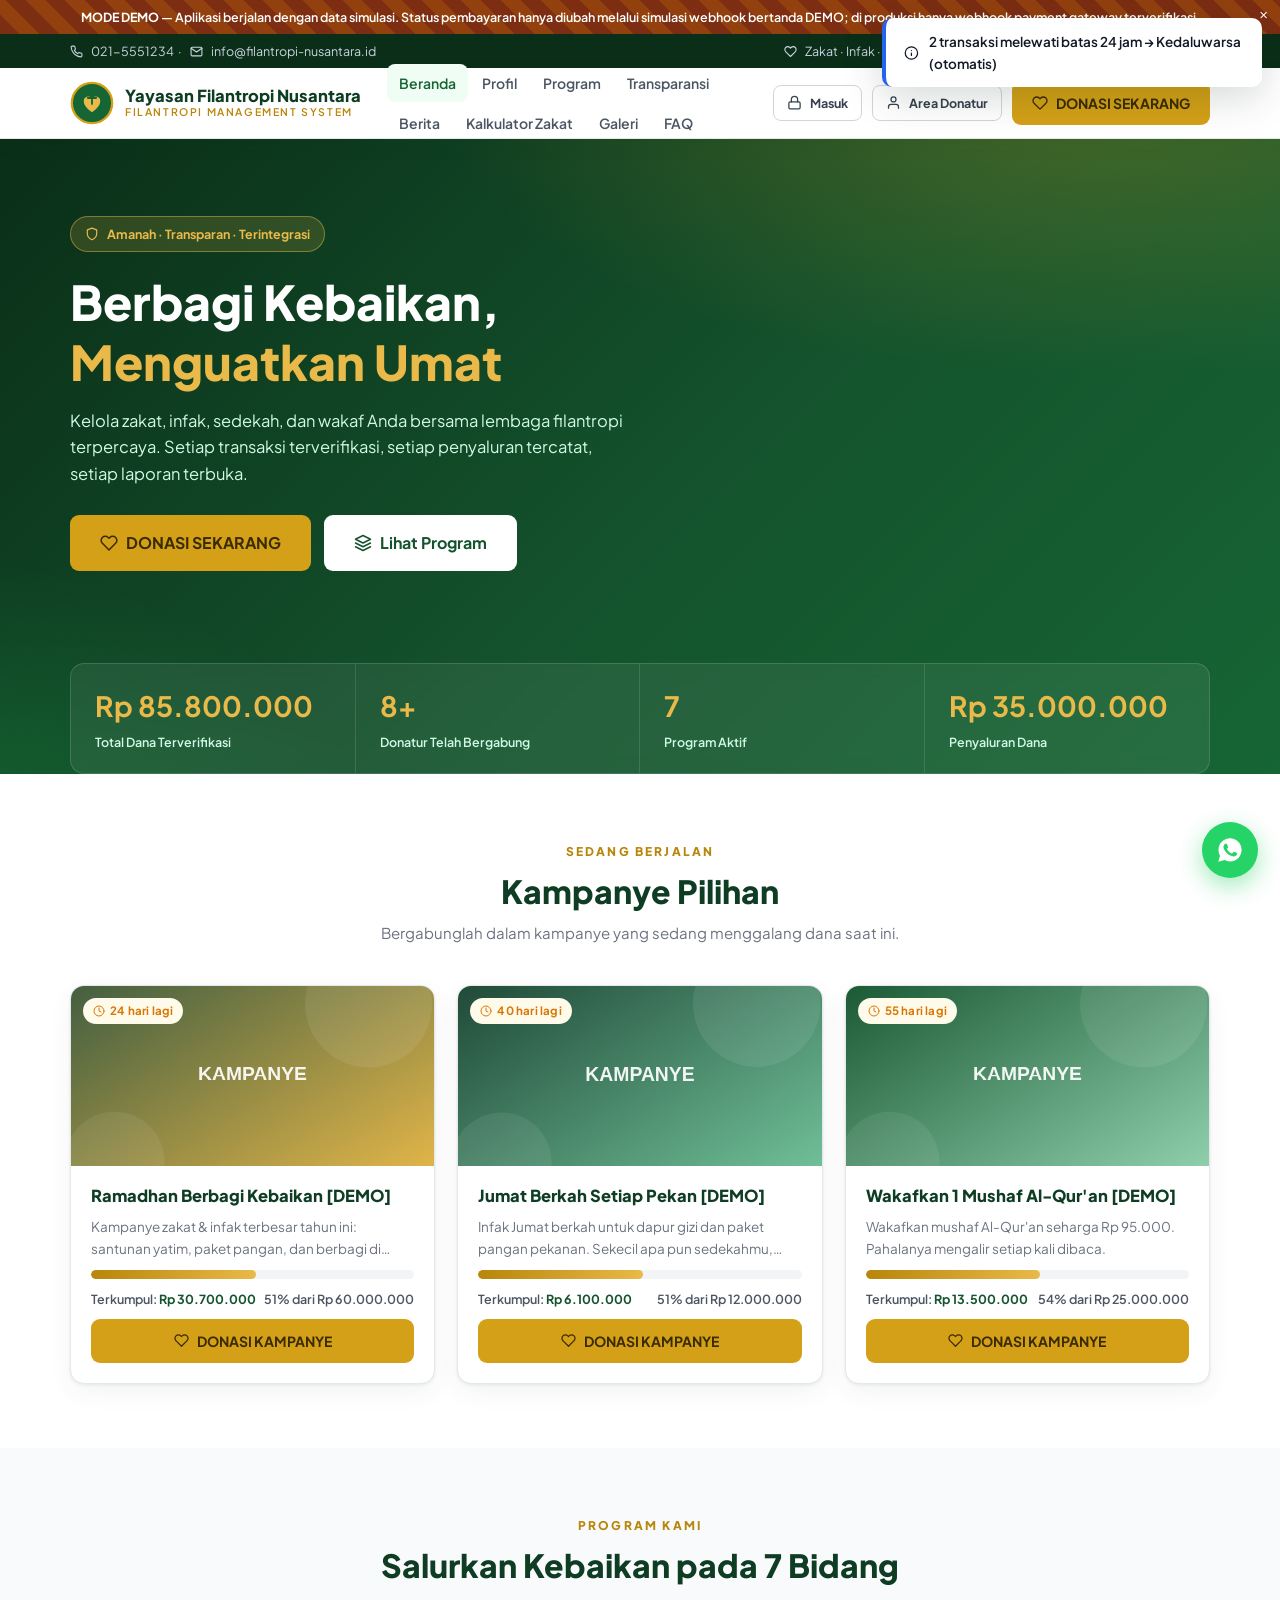
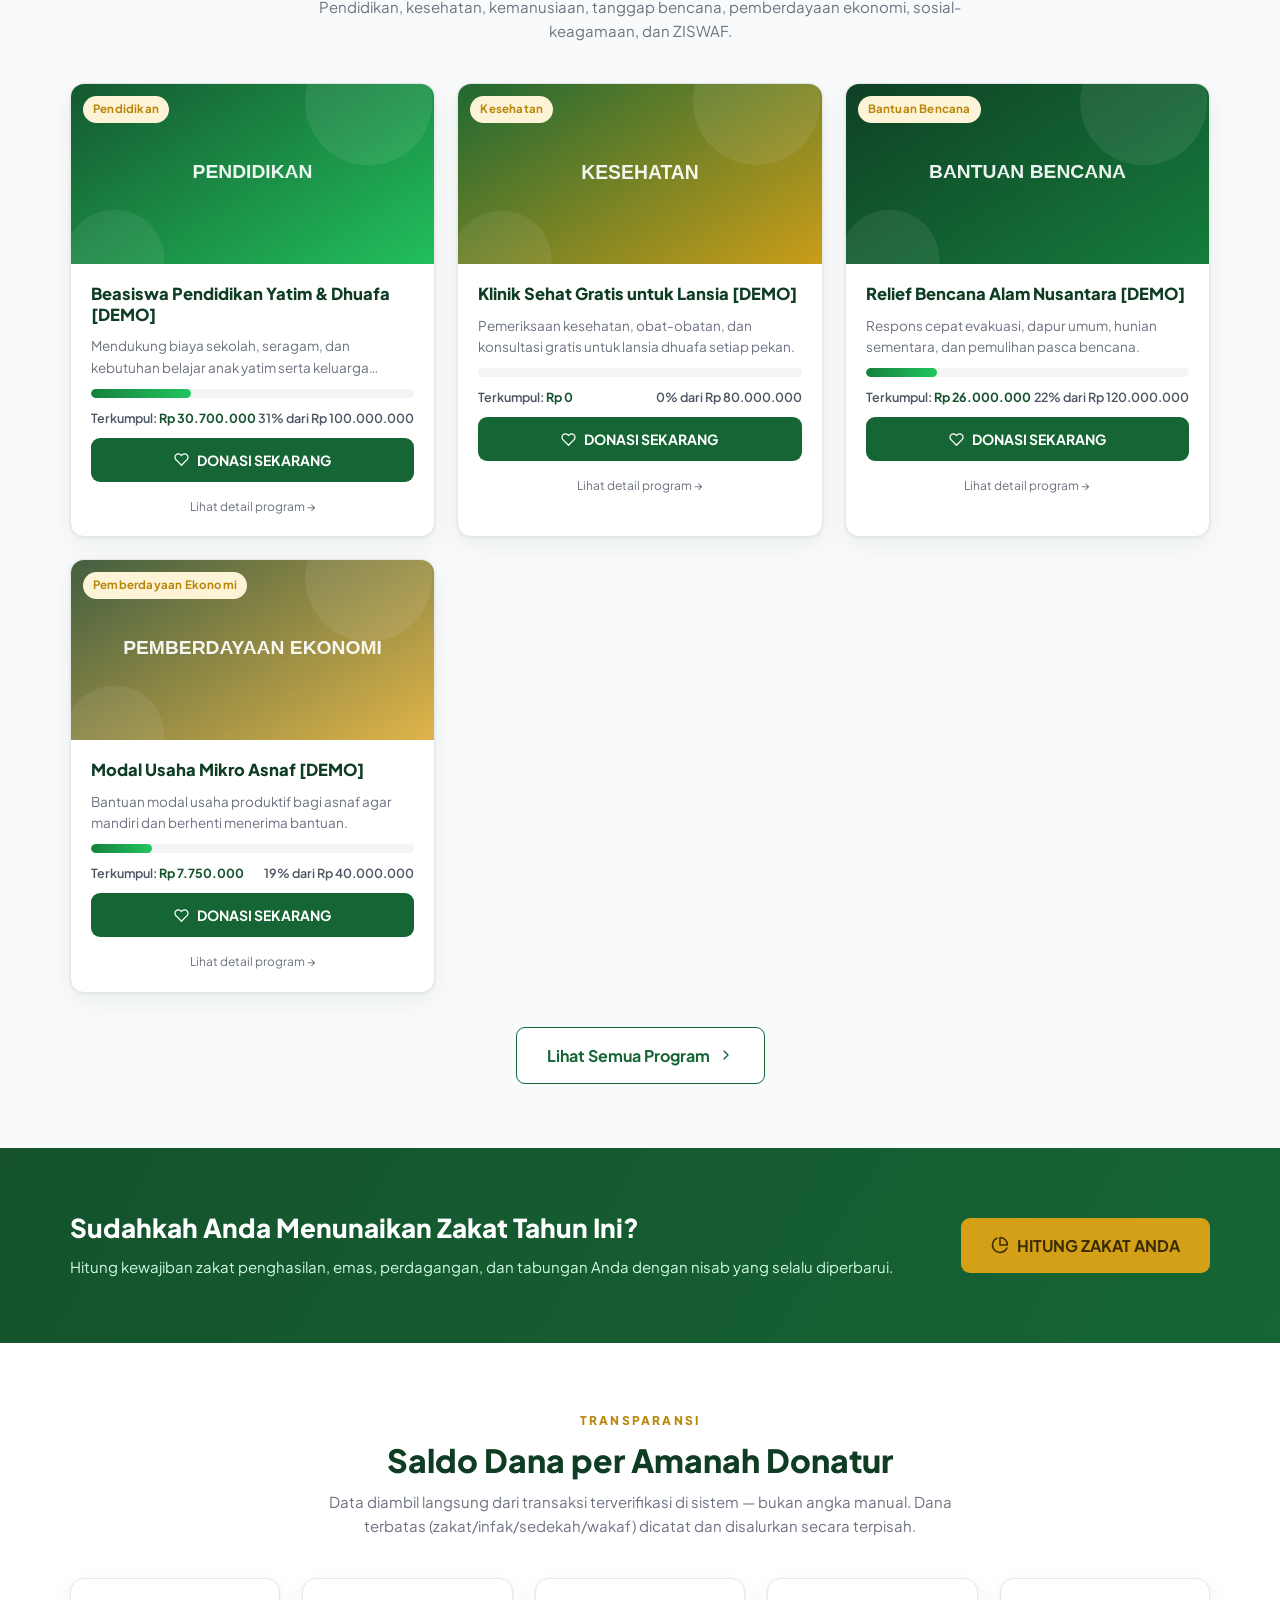
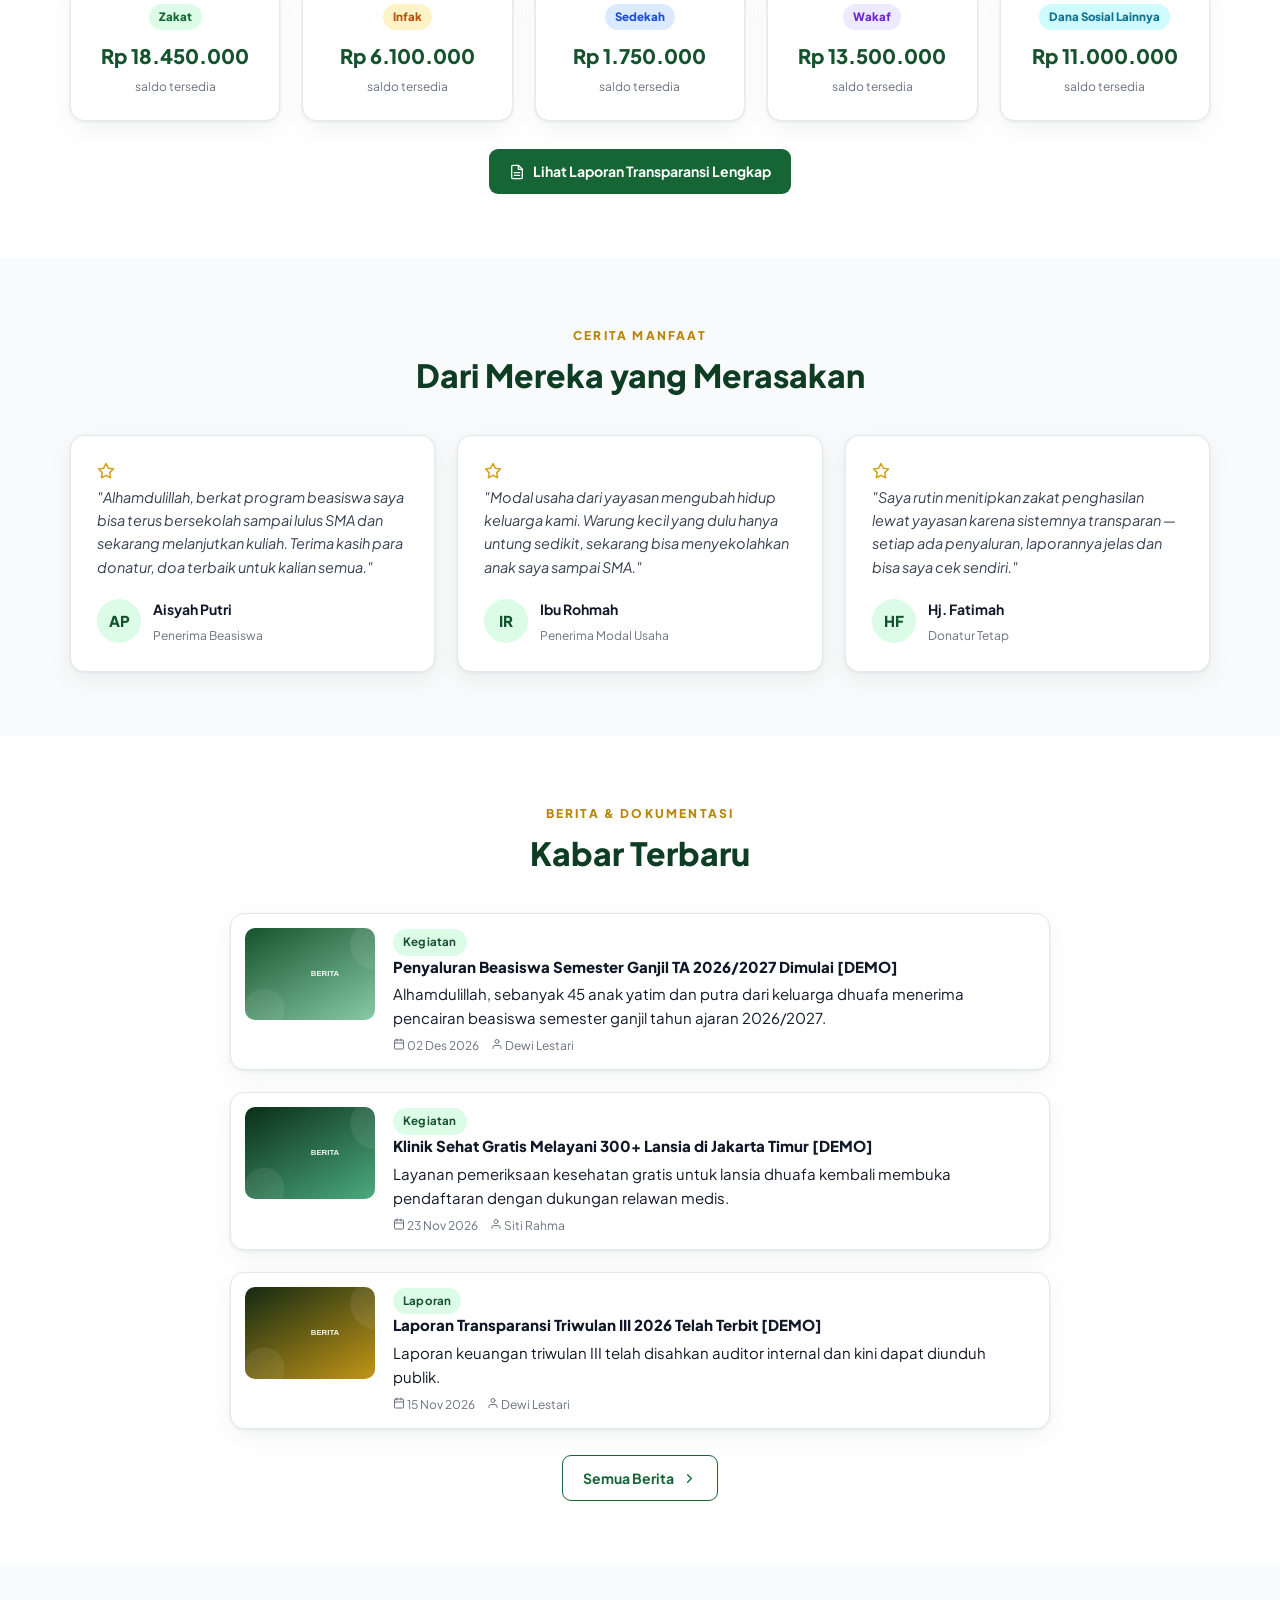
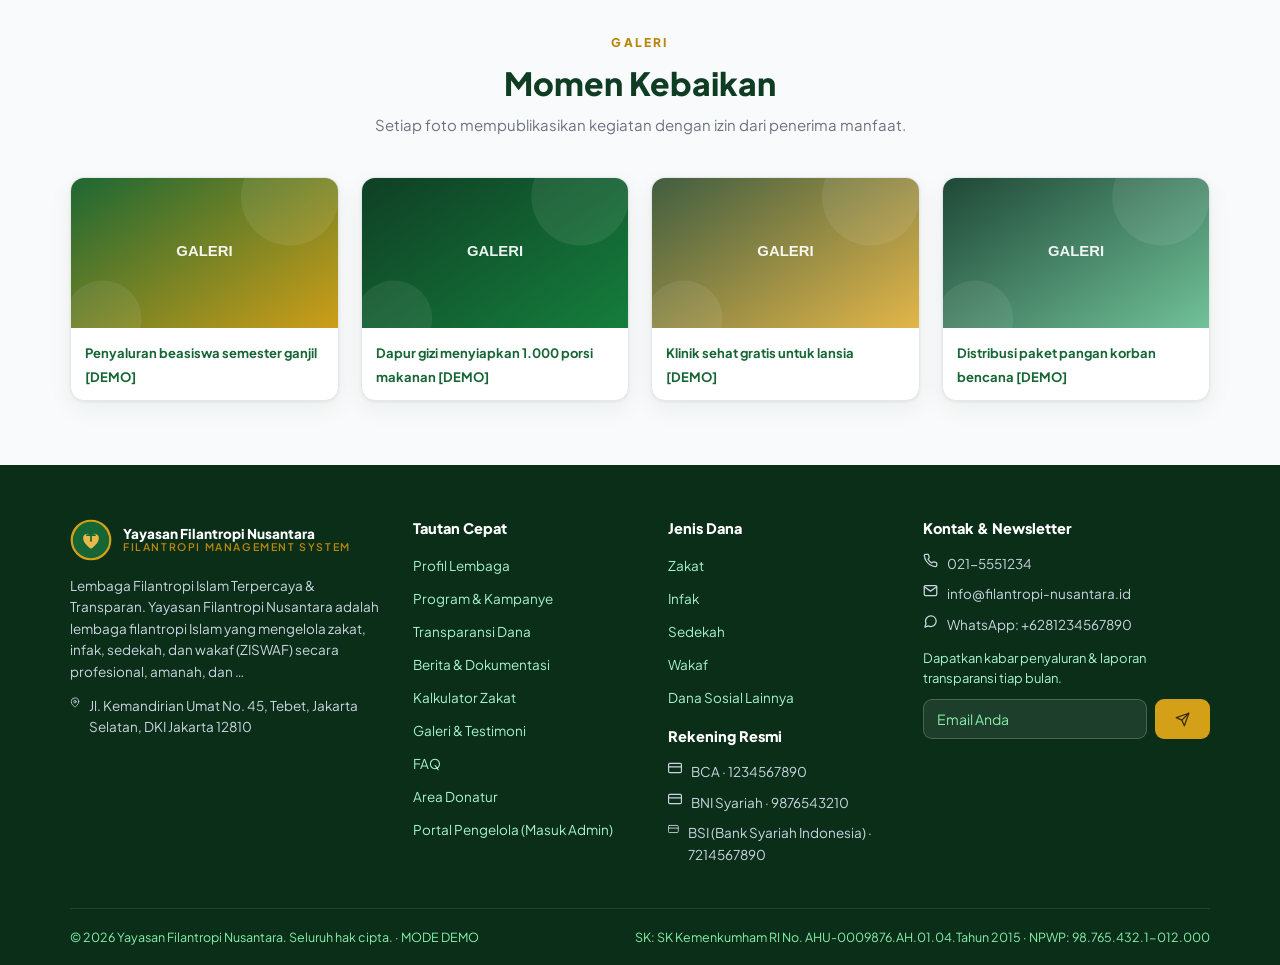
<file: index.html>
<!DOCTYPE html>
<html lang="id">
<head>
  <meta charset="UTF-8">
  <meta name="viewport" content="width=device-width, initial-scale=1.0">
  <meta name="description" content="Salurkan zakat, infak, sedekah, dan wakaf Anda melalui lembaga filantropi terpercaya. Transparan, amanah, berdampak.">
  <title>Yayasan Filantropi Nusantara — Zakat, Infak, Sedekah & Wakaf</title>
  <link rel="icon" href="data:image/svg+xml,%3Csvg xmlns='http://www.w3.org/2000/svg' viewBox='0 0 48 48'%3E%3Ccircle cx='24' cy='24' r='22' fill='%23166534'/%3E%3Cpath d='M24 34c0 0-9-5.6-9-12a5 5 0 0 1 9-3 5 5 0 0 1 9 3c0 6.4-9 12-9 12z' fill='%23e9b949'/%3E%3C/svg%3E">
  <link rel="preconnect" href="https://fonts.googleapis.com">
  <link href="https://fonts.googleapis.com/css2?family=Plus+Jakarta+Sans:wght@400;600;700;800&display=swap" rel="stylesheet">
  <link rel="stylesheet" href="assets/css/style.css?v=2.1.2">
</head>
<body>
  <div id="demo-banner"></div>

  <!-- HEADER -->
  <div class="topbar" id="topbar"></div>
  <nav class="nav" id="navbar"></nav>
  <div class="mobile-menu" id="mobile-menu"></div>

  <!-- KONTEN -->
  <main id="app">
    <div class="section"><div class="container"><div class="empty"><div class="eicon">🌿</div>Memuat Filantropi Management System…</div></div></div>
  </main>

  <!-- FOOTER -->
  <footer class="site-footer" id="site-footer"></footer>

  <!-- WHATSAPP FLOAT -->
  <a class="wa-float no-print" id="wa-float" href="#" target="_blank" rel="noopener" aria-label="Hubungi kami via WhatsApp" title="Hubungi kami via WhatsApp">
    <svg width="28" height="28" viewBox="0 0 24 24" fill="#fff"><path d="M12.04 2c-5.46 0-9.9 4.44-9.9 9.9 0 1.75.46 3.45 1.32 4.95L2 22l5.3-1.39c1.45.79 3.08 1.21 4.74 1.21 5.46 0 9.9-4.44 9.9-9.9S17.5 2 12.04 2zm5.77 14.13c-.24.68-1.4 1.3-1.93 1.35-.53.05-1.03.24-3.45-.72-2.93-1.16-4.75-4.22-4.89-4.41-.14-.2-1.13-1.55-1.13-2.96 0-1.4.72-2.09 1-2.38.26-.29.57-.36.77-.36.19 0 .39 0 .55.01.19.01.43-.07.67.51.24.6.82 2.03.89 2.18.07.14.12.31.02.5-.1.19-.15.31-.29.48-.14.17-.3.38-.44.51-.14.14-.29.29-.12.58.17.29.75 1.26 1.62 2.04 1.11 1.01 2.06 1.32 2.35 1.46.29.15.46.12.63-.07.17-.19.72-.84.92-1.13.19-.29.39-.24.65-.14.26.1 1.66.78 1.94.92.29.14.48.22.55.34.07.12.07.7-.17 1.37z"/></svg>
  </a>

  <script src="assets/js/utils.js?v=2.1.2"></script>
  <script src="assets/js/db.js?v=2.1.2"></script>
  <script src="assets/js/supabase.js?v=2.1.2"></script>
  <script src="assets/js/auth.js?v=2.1.2"></script>
  <script src="assets/js/charts.js?v=2.1.2"></script>
  <script src="assets/js/export.js?v=2.1.2"></script>
  <script src="assets/js/wa.js?v=2.1.2"></script>
  <script src="assets/js/public.js?v=2.1.2"></script>
  <script>document.addEventListener('DOMContentLoaded', () => SupabaseBridge.init(() => PublicApp.init()));</script>
</body>
</html>
</file>
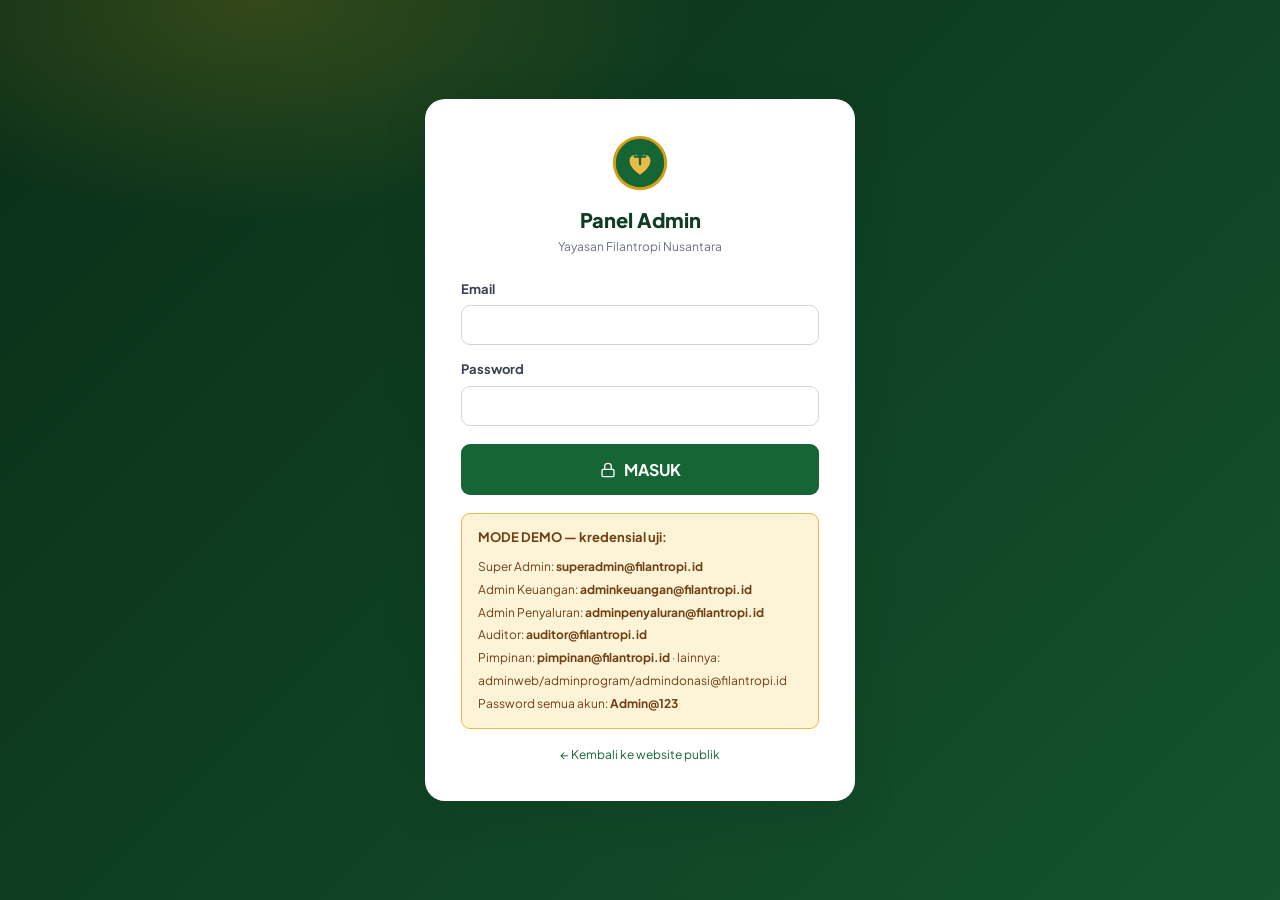
<file: admin.html>
<!DOCTYPE html>
<html lang="id">
<head>
  <meta charset="UTF-8">
  <meta name="viewport" content="width=device-width, initial-scale=1.0">
  <title>Panel Admin — Filantropi Management System</title>
  <link rel="icon" href="data:image/svg+xml,%3Csvg xmlns='http://www.w3.org/2000/svg' viewBox='0 0 48 48'%3E%3Ccircle cx='24' cy='24' r='22' fill='%23166534'/%3E%3Cpath d='M24 34c0 0-9-5.6-9-12a5 5 0 0 1 9-3 5 5 0 0 1 9 3c0 6.4-9 12-9 12z' fill='%23e9b949'/%3E%3C/svg%3E">
  <link rel="preconnect" href="https://fonts.googleapis.com">
  <link href="https://fonts.googleapis.com/css2?family=Plus+Jakarta+Sans:wght@400;600;700;800&display=swap" rel="stylesheet">
  <link rel="stylesheet" href="assets/css/style.css?v=2.1.2">
</head>
<body>
  <div id="admin-root">
    <div class="login-wrap"><div class="login-card" style="text-align:center">Memuat panel admin…</div></div>
  </div>

  <script src="assets/js/utils.js?v=2.1.2"></script>
  <script src="assets/js/db.js?v=2.1.2"></script>
  <script src="assets/js/supabase.js?v=2.1.2"></script>
  <script src="assets/js/auth.js?v=2.1.2"></script>
  <script src="assets/js/charts.js?v=2.1.2"></script>
  <script src="assets/js/export.js?v=2.1.2"></script>
  <script src="assets/js/wa.js?v=2.1.2"></script>
  <script src="assets/js/admin.js?v=2.1.2"></script>
  <script>document.addEventListener('DOMContentLoaded', () => SupabaseBridge.init(() => AdminApp.init()));</script>
</body>
</html>
</file>
<file: assets/css/style.css>
/* ============================================================
   FILANTROPI MANAGEMENT SYSTEM — DESIGN SYSTEM
   Palet: Hijau tua (utama) / Putih (dasar) / Emas (aksen) / Abu-abu muda (bantu)
   ============================================================ */
:root{
  --green-950:#0a2e18;
  --green-900:#0f3d24;
  --green-800:#14532d;
  --green-700:#166534;   /* PRIMARY */
  --green-600:#15803d;
  --green-500:#22c55e;
  --green-100:#dcfce7;
  --green-50:#f0fdf4;
  --gold-600:#b8860b;
  --gold-500:#d4a017;    /* ACCENT */
  --gold-400:#e9b949;
  --gold-100:#fdf3d7;
  --gray-900:#111827;
  --gray-700:#374151;
  --gray-600:#4b5563;
  --gray-500:#6b7280;
  --gray-400:#9ca3af;
  --gray-300:#d1d5db;
  --gray-200:#e5e7eb;
  --gray-100:#f3f4f6;    /* SURFACE */
  --gray-50:#f9fafb;
  --white:#ffffff;
  --red-600:#dc2626; --red-50:#fef2f2;
  --amber-600:#d97706; --amber-50:#fffbeb;
  --blue-600:#2563eb; --blue-50:#eff6ff;
  --radius:14px; --radius-sm:9px;
  --shadow:0 1px 3px rgba(15,61,36,.08),0 8px 24px rgba(15,61,36,.06);
  --shadow-lg:0 10px 40px rgba(10,46,24,.18);
  --font:'Plus Jakarta Sans','Segoe UI',system-ui,-apple-system,Roboto,'Helvetica Neue',Arial,sans-serif;
}
*{margin:0;padding:0;box-sizing:border-box}
html{scroll-behavior:smooth}
body{font-family:var(--font);color:var(--gray-900);background:var(--white);font-size:15px;line-height:1.6;-webkit-font-smoothing:antialiased}
img{max-width:100%;display:block}
a{color:var(--green-700);text-decoration:none}
a:hover{color:var(--green-600)}
h1,h2,h3,h4{line-height:1.25;font-weight:800;color:var(--green-900)}
.container{max-width:1180px;margin:0 auto;padding:0 20px}

/* ---------- BUTTONS ---------- */
.btn{display:inline-flex;align-items:center;justify-content:center;gap:8px;font-family:var(--font);font-weight:700;font-size:14px;border:none;border-radius:var(--radius-sm);padding:11px 20px;cursor:pointer;transition:.18s;white-space:nowrap;text-decoration:none}
.btn:active{transform:translateY(1px)}
.btn-primary{background:var(--green-700);color:#fff}
.btn-primary:hover{background:var(--green-800);color:#fff}
.btn-gold{background:var(--gold-500);color:#3a2b00}
.btn-gold:hover{background:var(--gold-400);color:#3a2b00}
.btn-outline{background:#fff;color:var(--green-700);border:1.5px solid var(--green-700)}
.btn-outline:hover{background:var(--green-50)}
.btn-ghost{background:transparent;color:var(--gray-700);border:1.5px solid var(--gray-300)}
.btn-ghost:hover{background:var(--gray-100)}
.btn-danger{background:var(--red-600);color:#fff}
.btn-danger:hover{background:#b91c1c}
.btn-white{background:#fff;color:var(--green-800)}
.btn-white:hover{background:var(--green-50)}
.btn-sm{padding:7px 13px;font-size:12.5px;border-radius:8px}
.btn-lg{padding:15px 30px;font-size:16px}
.btn-block{width:100%}
.btn:disabled{opacity:.55;cursor:not-allowed}
.icon-btn{display:inline-flex;align-items:center;justify-content:center;width:34px;height:34px;border-radius:8px;border:1px solid var(--gray-200);background:#fff;color:var(--gray-600);cursor:pointer;transition:.15s}
.icon-btn:hover{background:var(--green-50);color:var(--green-700);border-color:var(--green-100)}
.icon-btn.danger:hover{background:var(--red-50);color:var(--red-600);border-color:#fecaca}

/* ---------- BADGES ---------- */
.badge{display:inline-flex;align-items:center;gap:5px;font-size:11.5px;font-weight:700;padding:4px 10px;border-radius:999px;letter-spacing:.2px}
.badge-green{background:var(--green-100);color:var(--green-800)}
.badge-gold{background:var(--gold-100);color:var(--gold-600)}
.badge-amber{background:var(--amber-50);color:var(--amber-600)}
.badge-red{background:var(--red-50);color:var(--red-600)}
.badge-gray{background:var(--gray-100);color:var(--gray-600)}
.badge-blue{background:var(--blue-50);color:var(--blue-600)}
.badge-outline{background:#fff;border:1px solid var(--gray-300);color:var(--gray-600)}
.dot{width:7px;height:7px;border-radius:50%;display:inline-block}

/* ---------- FORMS ---------- */
label,.lb{display:block;font-size:13px;font-weight:700;color:var(--gray-700);margin:14px 0 6px}
label .req{color:var(--red-600)}
.input,.select,.textarea{width:100%;font-family:var(--font);font-size:14px;color:var(--gray-900);background:#fff;border:1.5px solid var(--gray-300);border-radius:var(--radius-sm);padding:10px 13px;transition:.15s;outline:none}
.input:focus,.select:focus,.textarea:focus{border-color:var(--green-600);box-shadow:0 0 0 3px rgba(22,101,52,.12)}
.textarea{min-height:96px;resize:vertical}
.select{appearance:none;background-image:url("data:image/svg+xml,%3Csvg xmlns='http://www.w3.org/2000/svg' width='14' height='14' viewBox='0 0 24 24' fill='none' stroke='%236b7280' stroke-width='2.4'%3E%3Cpolyline points='6 9 12 15 18 9'/%3E%3C/svg%3E");background-repeat:no-repeat;background-position:right 12px center;padding-right:36px}
.hint{font-size:12px;color:var(--gray-500);margin-top:5px}
.input-error{border-color:var(--red-600)!important}
.check{display:flex;align-items:flex-start;gap:9px;font-size:14px;color:var(--gray-700);cursor:pointer;margin:10px 0}
.check input{width:17px;height:17px;margin-top:2px;accent-color:var(--green-700);cursor:pointer}
.form-row{display:grid;grid-template-columns:1fr 1fr;gap:14px}
.form-grid{display:grid;grid-template-columns:1fr 1fr;gap:0 16px}
fieldset{border:none;margin:0;padding:0}

/* ---------- HEADER PUBLIC ---------- */
#demo-banner{background:repeating-linear-gradient(45deg,#7c2d12,#7c2d12 14px,#92400e 14px,#92400e 28px);color:#fff;font-size:12.5px;font-weight:600;text-align:center;padding:7px 40px;position:relative}
#demo-banner button{position:absolute;right:12px;top:6px;background:none;border:none;color:#fff;font-size:15px;cursor:pointer}
.topbar{background:var(--green-950);color:#cbd5e1;font-size:12.5px}
.topbar .container{display:flex;justify-content:space-between;align-items:center;padding-top:7px;padding-bottom:7px;gap:14px}
.topbar .tb-item{display:inline-flex;align-items:center;gap:6px}
.topbar a{color:#e9b949;font-weight:600}
.nav{background:#fff;position:sticky;top:0;z-index:90;box-shadow:0 1px 0 var(--gray-200),0 6px 20px rgba(15,61,36,.05)}
.nav .container{display:flex;align-items:center;gap:26px;height:70px}
.brand{display:flex;align-items:center;gap:11px;font-weight:800;color:var(--green-900);font-size:16.5px;line-height:1.15}
.brand .logo{width:44px;height:44px;flex:none}
.brand small{display:block;font-size:10.5px;font-weight:600;color:var(--gold-600);letter-spacing:1.6px;text-transform:uppercase}
.nav-links{display:flex;gap:2px;list-style:none;flex:1;flex-wrap:wrap}
.nav-links a{display:block;padding:8px 12px;font-size:14px;font-weight:600;color:var(--gray-600);border-radius:8px}
.nav-links a:hover{color:var(--green-700);background:var(--green-50)}
.nav-links a.active{color:var(--green-700);background:var(--green-50)}
.nav-cta{display:flex;gap:10px;align-items:center}
.hamburger{display:none;background:none;border:none;cursor:pointer;color:var(--green-800);margin-left:auto}
.mobile-menu{display:none;background:#fff;border-top:1px solid var(--gray-100);padding:10px 20px 20px}
.mobile-menu.open{display:block}
.mobile-menu a{display:block;padding:11px 4px;font-weight:600;color:var(--gray-700);border-bottom:1px solid var(--gray-100)}

/* ---------- HERO ---------- */
.hero{position:relative;color:#fff;background:radial-gradient(1100px 500px at 85% -10%,rgba(212,160,23,.28),transparent 60%),radial-gradient(900px 520px at -10% 110%,rgba(34,197,94,.25),transparent 55%),linear-gradient(135deg,var(--green-950) 0%,var(--green-800) 55%,var(--green-700) 100%);overflow:hidden}
.hero-inner{padding:78px 0 40px;max-width:640px}
.hero .kicker{display:inline-flex;align-items:center;gap:8px;background:rgba(233,185,73,.16);border:1px solid rgba(233,185,73,.45);color:var(--gold-400);font-size:12.5px;font-weight:700;padding:7px 14px;border-radius:999px;margin-bottom:20px}
.hero h1{color:#fff;font-size:clamp(30px,4.6vw,48px);margin-bottom:16px}
.hero h1 em{font-style:normal;color:var(--gold-400)}
.hero p{color:#d1fae5;font-size:16.5px;margin-bottom:28px;max-width:560px}
.hero-actions{display:flex;gap:13px;flex-wrap:wrap}
.hero-stats{margin-top:52px;background:rgba(255,255,255,.07);border:1px solid rgba(255,255,255,.14);backdrop-filter:blur(8px);border-radius:var(--radius);display:grid;grid-template-columns:repeat(4,1fr);overflow:hidden}
.hero-stats .hs{padding:20px 24px;border-right:1px solid rgba(255,255,255,.12)}
.hero-stats .hs:last-child{border-right:none}
.hero-stats b{display:block;font-size:clamp(20px,2.4vw,28px);color:var(--gold-400)}
.hero-stats span{font-size:12.5px;color:#d1fae5;font-weight:600}

/* ---------- SECTIONS ---------- */
.section{padding:64px 0}
.section.alt{background:var(--gray-50)}
.section-head{max-width:660px;margin:0 auto 40px;text-align:center}
.section-head.left{margin:0 0 30px;text-align:left}
.kicker-g{display:inline-block;font-size:12px;font-weight:800;letter-spacing:2.2px;text-transform:uppercase;color:var(--gold-600);margin-bottom:10px}
.section-head h2{font-size:clamp(23px,3vw,32px);margin-bottom:10px}
.section-head p{color:var(--gray-500)}

/* ---------- CARDS ---------- */
.grid{display:grid;gap:22px}
.grid-2{grid-template-columns:repeat(2,1fr)}
.grid-3{grid-template-columns:repeat(3,1fr)}
.grid-4{grid-template-columns:repeat(4,1fr)}
.card{background:#fff;border:1px solid var(--gray-200);border-radius:var(--radius);box-shadow:var(--shadow)}
.card-pad{padding:24px}
.program-card{overflow:hidden;display:flex;flex-direction:column;transition:.2s;position:relative}
.program-card:hover{transform:translateY(-4px);box-shadow:var(--shadow-lg)}
.program-card .pc-img{height:180px;background-size:cover;background-position:center;position:relative}
.program-card .pc-img .badge{position:absolute;top:12px;left:12px}
.program-card .pc-body{padding:20px;display:flex;flex-direction:column;gap:10px;flex:1}
.program-card h3{font-size:16.5px}
.program-card .pc-desc{font-size:13.5px;color:var(--gray-500);display:-webkit-box;-webkit-line-clamp:2;-webkit-box-orient:vertical;overflow:hidden}
.mini-stat{display:flex;justify-content:space-between;font-size:12.5px;color:var(--gray-600);font-weight:600}
.mini-stat b{color:var(--green-800)}
.progress{height:9px;background:var(--gray-100);border-radius:999px;overflow:hidden}
.progress>i{display:block;height:100%;background:linear-gradient(90deg,var(--green-600),var(--green-500));border-radius:999px;transition:width .6s}
.progress>i.gold{background:linear-gradient(90deg,var(--gold-600),var(--gold-400))}
.icon-circle{width:52px;height:52px;border-radius:50%;background:var(--green-50);color:var(--green-700);display:flex;align-items:center;justify-content:center;flex:none}

/* ---------- LIST / TIMELINE / ACCORDION ---------- */
.news-item{display:flex;gap:18px;padding:18px 0;border-bottom:1px solid var(--gray-100)}
.news-item .nimg{width:130px;height:92px;border-radius:10px;background-size:cover;flex:none}
.news-item h4{font-size:15px;margin:2px 0 6px}
.news-item .meta{font-size:12px;color:var(--gray-500);display:flex;gap:12px;flex-wrap:wrap}
.testi-card{padding:26px}
.testi-card .quote{font-size:14.5px;color:var(--gray-700);font-style:italic}
.testi-who{display:flex;gap:12px;align-items:center;margin-top:18px}
.avatar{width:44px;height:44px;border-radius:50%;background:var(--green-100);color:var(--green-800);display:flex;align-items:center;justify-content:center;font-weight:800;flex:none}
.acc{border:1px solid var(--gray-200);border-radius:var(--radius-sm);margin-bottom:12px;background:#fff;overflow:hidden}
.acc-head{width:100%;display:flex;justify-content:space-between;align-items:center;gap:12px;padding:17px 20px;background:none;border:none;font-family:var(--font);font-size:14.5px;font-weight:700;color:var(--gray-900);cursor:pointer;text-align:left}
.acc-body{display:none;padding:0 20px 18px;color:var(--gray-600);font-size:14px}
.acc.open .acc-body{display:block}
.acc.open .acc-caret{transform:rotate(180deg)}
.acc-caret{transition:.2s;color:var(--green-700)}
.timeline{position:relative;padding-left:26px}
.timeline::before{content:'';position:absolute;left:7px;top:6px;bottom:6px;width:2px;background:var(--gray-200)}
.tl-item{position:relative;padding-bottom:18px}
.tl-item::before{content:'';position:absolute;left:-25px;top:5px;width:12px;height:12px;border-radius:50%;background:var(--gray-300);border:2.5px solid #fff;box-shadow:0 0 0 1.5px var(--gray-300)}
.tl-item.done::before{background:var(--green-600);box-shadow:0 0 0 1.5px var(--green-600)}
.tl-item.now::before{background:var(--gold-500);box-shadow:0 0 0 1.5px var(--gold-500);animation:pulse 1.4s infinite}
@keyframes pulse{0%{transform:scale(1)}50%{transform:scale(1.35)}100%{transform:scale(1)}}
.tl-item b{font-size:13.5px}
.tl-item small{color:var(--gray-500);font-size:12px;display:block}

/* ---------- TABS ---------- */
.tabs{display:flex;gap:6px;border-bottom:2px solid var(--gray-200);margin-bottom:22px;overflow-x:auto}
.tab{padding:10px 18px;font-size:14px;font-weight:700;color:var(--gray-500);border:none;background:none;cursor:pointer;border-bottom:2.5px solid transparent;margin-bottom:-2px;white-space:nowrap;font-family:var(--font)}
.tab.active{color:var(--green-700);border-color:var(--green-700)}
.chip{display:inline-flex;align-items:center;gap:6px;padding:8px 16px;border-radius:999px;border:1.5px solid var(--gray-200);background:#fff;font-size:13px;font-weight:700;color:var(--gray-600);cursor:pointer;transition:.15s}
.chip:hover{border-color:var(--green-500);color:var(--green-700)}
.chip.active{background:var(--green-700);border-color:var(--green-700);color:#fff}

/* ---------- TABLES ---------- */
.table-wrap{overflow-x:auto;background:#fff;border:1px solid var(--gray-200);border-radius:var(--radius)}
table.tbl{width:100%;border-collapse:collapse;font-size:13.5px;min-width:640px}
.tbl th{background:var(--green-50);color:var(--green-900);text-align:left;padding:12px 14px;font-size:12px;text-transform:uppercase;letter-spacing:.6px;border-bottom:1px solid var(--gray-200);white-space:nowrap}
.tbl td{padding:12px 14px;border-bottom:1px solid var(--gray-100);vertical-align:middle;color:var(--gray-700)}
.tbl tr:last-child td{border-bottom:none}
.tbl tr:hover td{background:var(--gray-50)}
.tbl .strong{font-weight:700;color:var(--gray-900)}
.tbl-actions{display:flex;gap:6px;justify-content:flex-end}

/* ---------- ADMIN LAYOUT ---------- */
.admin-body{display:flex;min-height:100vh;background:var(--gray-100)}
.sidebar{width:258px;flex:none;background:linear-gradient(180deg,var(--green-950),var(--green-900));color:#cbd5e1;display:flex;flex-direction:column;position:fixed;top:0;bottom:0;left:0;z-index:100;transition:.25s}
.sidebar .sb-brand{display:flex;align-items:center;gap:11px;padding:20px 18px;border-bottom:1px solid rgba(255,255,255,.09)}
.sidebar .sb-brand b{color:#fff;font-size:14.5px;line-height:1.2}
.sidebar .sb-brand small{display:block;font-size:10px;color:var(--gold-400);letter-spacing:1.4px;font-weight:700}
.sb-group{padding:16px 14px 6px;font-size:10.5px;font-weight:800;letter-spacing:1.8px;color:rgba(233,185,73,.85)}
.sb-nav{flex:1;overflow-y:auto;padding-bottom:20px}
.sb-nav::-webkit-scrollbar{width:5px}
.sb-nav::-webkit-scrollbar-thumb{background:rgba(255,255,255,.15);border-radius:9px}
.sb-link{display:flex;align-items:center;gap:11px;padding:10.5px 16px;margin:2px 10px;font-size:13.5px;font-weight:600;color:#d1fae5;border-radius:9px;cursor:pointer;transition:.15s;border:none;background:none;width:calc(100% - 20px);text-align:left;font-family:var(--font)}
.sb-link:hover{background:rgba(255,255,255,.08);color:#fff}
.sb-link.active{background:var(--green-700);color:#fff;box-shadow:inset 3px 0 0 var(--gold-400)}
.sb-link .sb-badge{margin-left:auto;background:var(--gold-500);color:#3a2b00;font-size:10.5px;font-weight:800;border-radius:999px;padding:1px 7px}
.sb-foot{padding:14px;border-top:1px solid rgba(255,255,255,.09)}
.sb-user{display:flex;gap:10px;align-items:center}
.sb-user b{color:#fff;font-size:13px;display:block}
.sb-user small{color:#a7f3d0;font-size:11px}
.main-area{flex:1;margin-left:258px;display:flex;flex-direction:column;min-width:0}
.topnav{background:#fff;border-bottom:1px solid var(--gray-200);display:flex;align-items:center;gap:16px;padding:0 24px;height:64px;position:sticky;top:0;z-index:80}
.topnav .page-title{font-size:17px;font-weight:800;color:var(--green-900)}
.topnav .right{margin-left:auto;display:flex;align-items:center;gap:10px}
.bell-wrap{position:relative}
.bell-btn{position:relative;background:none;border:1px solid var(--gray-200);width:38px;height:38px;border-radius:10px;cursor:pointer;color:var(--gray-600);display:flex;align-items:center;justify-content:center}
.bell-btn:hover{background:var(--green-50)}
.bell-dot{position:absolute;top:-5px;right:-5px;background:var(--red-600);color:#fff;font-size:10px;font-weight:800;min-width:17px;height:17px;border-radius:999px;display:flex;align-items:center;justify-content:center;padding:0 4px}
.bell-menu{position:absolute;right:0;top:46px;width:340px;background:#fff;border:1px solid var(--gray-200);border-radius:var(--radius);box-shadow:var(--shadow-lg);display:none;z-index:120;overflow:hidden}
.bell-menu.open{display:block}
.bell-menu .bm-head{padding:13px 16px;font-weight:800;font-size:13.5px;border-bottom:1px solid var(--gray-100);display:flex;justify-content:space-between;align-items:center}
.bell-menu .bm-list{max-height:330px;overflow-y:auto}
.bell-menu .bm-item{padding:12px 16px;border-bottom:1px solid var(--gray-100);font-size:13px;cursor:pointer}
.bell-menu .bm-item:hover{background:var(--gray-50)}
.bell-menu .bm-item.unread{background:var(--green-50)}
.bell-menu .bm-item b{display:block;font-size:13px;color:var(--gray-900)}
.bell-menu .bm-item small{color:var(--gray-500)}
#page{padding:26px;max-width:1340px;width:100%}
.stat-card{background:#fff;border:1px solid var(--gray-200);border-radius:var(--radius);padding:20px;display:flex;gap:14px;align-items:flex-start;box-shadow:var(--shadow)}
.stat-card .sc-icon{width:46px;height:46px;border-radius:12px;display:flex;align-items:center;justify-content:center;flex:none}
.stat-card b{font-size:21px;color:var(--green-900);display:block;line-height:1.2}
.stat-card span{font-size:12.5px;color:var(--gray-500);font-weight:600}
.panel{background:#fff;border:1px solid var(--gray-200);border-radius:var(--radius);box-shadow:var(--shadow)}
.panel-head{padding:16px 20px;border-bottom:1px solid var(--gray-100);display:flex;align-items:center;gap:10px;flex-wrap:wrap}
.panel-head h3{font-size:15.5px}
.panel-head .right{margin-left:auto;display:flex;gap:8px;align-items:center;flex-wrap:wrap}
.panel-body{padding:20px}
.filter-bar{display:flex;gap:10px;flex-wrap:wrap;align-items:flex-end}
.filter-bar .f{min-width:150px}
.filter-bar .f.grow{flex:1;min-width:200px}
.filter-bar label{margin-top:0}
.fund-chip{display:inline-flex;align-items:center;gap:6px;font-size:11.5px;font-weight:800;padding:4px 10px;border-radius:999px}

/* ---------- MODAL ---------- */
.modal-overlay{position:fixed;inset:0;background:rgba(10,46,24,.55);backdrop-filter:blur(3px);z-index:200;display:flex;align-items:flex-start;justify-content:center;padding:40px 16px;overflow-y:auto;animation:fadeIn .18s}
@keyframes fadeIn{from{opacity:0}to{opacity:1}}
.modal-box{background:#fff;border-radius:16px;width:100%;max-width:560px;box-shadow:var(--shadow-lg);animation:slideUp .22s}
.modal-box.wide{max-width:860px}
@keyframes slideUp{from{transform:translateY(18px);opacity:0}to{transform:none;opacity:1}}
.modal-head{display:flex;align-items:center;justify-content:space-between;padding:18px 22px;border-bottom:1px solid var(--gray-100)}
.modal-head h3{font-size:16.5px}
.modal-x{background:none;border:none;font-size:24px;line-height:1;color:var(--gray-400);cursor:pointer}
.modal-x:hover{color:var(--red-600)}
.modal-body{padding:22px;max-height:70vh;overflow-y:auto}
.modal-foot{padding:15px 22px;border-top:1px solid var(--gray-100);display:flex;justify-content:flex-end;gap:10px}
.confirm-msg{color:var(--gray-700)}

/* ---------- TOAST ---------- */
#toast-root{position:fixed;top:18px;right:18px;z-index:300;display:flex;flex-direction:column;gap:9px}
.toast{background:#fff;border-left:4px solid var(--green-600);border-radius:10px;box-shadow:var(--shadow-lg);padding:13px 18px;font-size:13.5px;font-weight:600;color:var(--gray-800);min-width:260px;max-width:380px;display:flex;gap:10px;align-items:center;animation:slideIn .25s}
.toast.error{border-color:var(--red-600)}
.toast.warn{border-color:var(--gold-500)}
.toast.info{border-color:var(--blue-600)}
@keyframes slideIn{from{transform:translateX(30px);opacity:0}to{transform:none;opacity:1}}

/* ---------- MISC ---------- */
.empty{padding:44px 20px;text-align:center;color:var(--gray-500)}
.empty .eicon{font-size:38px;margin-bottom:8px;opacity:.6}
.wa-float{position:fixed;right:22px;bottom:22px;z-index:150;width:56px;height:56px;border-radius:50%;background:#25d366;display:flex;align-items:center;justify-content:center;box-shadow:0 8px 24px rgba(37,211,102,.45);transition:.2s}
.wa-float:hover{transform:scale(1.08)}
.divider{height:1px;background:var(--gray-200);margin:18px 0}
.note-box{background:var(--gold-100);border:1px solid var(--gold-400);border-radius:var(--radius-sm);padding:13px 16px;font-size:13px;color:#713f12}
.danger-box{background:var(--red-50);border:1px solid #fecaca;border-radius:var(--radius-sm);padding:13px 16px;font-size:13px;color:#7f1d1d}
.info-box{background:var(--blue-50);border:1px solid #bfdbfe;border-radius:var(--radius-sm);padding:13px 16px;font-size:13px;color:#1e3a8a}
.success-box{background:var(--green-50);border:1px solid #bbf7d0;border-radius:var(--radius-sm);padding:13px 16px;font-size:13px;color:#14532d}
.qr-box{width:210px;height:210px;border:1.5px dashed var(--gray-300);border-radius:12px;margin:10px auto;display:flex;align-items:center;justify-content:center;text-align:center;color:var(--gray-400);font-size:12.5px;background:repeating-conic-gradient(var(--gray-100) 0% 25%,#fff 0% 50%) 50%/22px 22px}
.va-number{font-family:ui-monospace,'Courier New',monospace;font-size:22px;font-weight:800;letter-spacing:2px;color:var(--green-800);background:var(--green-50);border:1.5px dashed var(--green-600);border-radius:10px;padding:14px;text-align:center}
.amount-big{font-size:30px;font-weight:800;color:var(--green-800)}
.page-hero{background:linear-gradient(120deg,var(--green-950),var(--green-800));color:#fff;padding:52px 0 44px;position:relative;overflow:hidden}
.page-hero::after{content:'';position:absolute;right:-80px;top:-80px;width:280px;height:280px;border-radius:50%;background:rgba(212,160,23,.16)}
.page-hero h1{color:#fff;font-size:clamp(26px,3.4vw,36px)}
.page-hero p{color:#d1fae5;max-width:620px;margin-top:8px}
.breadcrumb{font-size:12.5px;color:var(--gray-500);margin-bottom:14px}
.breadcrumb a{color:var(--gold-400);font-weight:600}
.two-col{display:grid;grid-template-columns:1fr 380px;gap:26px;align-items:start}
.login-wrap{min-height:100vh;display:flex;align-items:center;justify-content:center;background:radial-gradient(800px 400px at 20% 0%,rgba(212,160,23,.2),transparent 55%),linear-gradient(135deg,var(--green-950),var(--green-800));padding:24px}
.login-card{background:#fff;border-radius:20px;box-shadow:var(--shadow-lg);width:100%;max-width:430px;padding:36px}
.org-node{border:1.5px solid var(--green-100);background:var(--green-50);border-radius:10px;padding:12px 16px;text-align:center}
.org-node b{color:var(--green-900);display:block;font-size:13.5px}
.org-node span{font-size:11.5px;color:var(--gold-600);font-weight:700}
.timeline-dot-row{display:flex;align-items:center;gap:0;margin:14px 0 6px}
.status-steps{display:flex;gap:8px;flex-wrap:wrap}

/* ---------- FOOTER ---------- */
footer.site-footer{background:var(--green-950);color:#cbd5e1;margin-top:0}
.footer-grid{display:grid;grid-template-columns:1.4fr 1fr 1fr 1.3fr;gap:34px;padding:54px 0 34px}
.site-footer h4{color:#fff;font-size:14.5px;margin-bottom:16px}
.site-footer a{color:#a7f3d0;font-size:13.5px}
.site-footer ul{list-style:none}
.site-footer li{margin-bottom:9px}
.site-footer .fi{display:flex;gap:9px;font-size:13.5px;margin-bottom:9px;color:#cbd5e1}
.footer-bottom{border-top:1px solid rgba(255,255,255,.1);padding:18px 0;font-size:12.5px;display:flex;justify-content:space-between;gap:10px;flex-wrap:wrap;color:#86efac}
.newsletter-form{display:flex;gap:8px;margin-top:10px}
.newsletter-form .input{background:rgba(255,255,255,.08);border-color:rgba(255,255,255,.2);color:#fff}
.newsletter-form .input::placeholder{color:#86efac}

/* ---------- RECEIPT (kuitansi) ---------- */
.receipt{background:#fff;border:2px solid var(--green-700);border-radius:14px;max-width:720px;margin:0 auto;overflow:hidden}
.receipt .r-head{background:linear-gradient(120deg,var(--green-800),var(--green-700));color:#fff;padding:22px 28px;display:flex;justify-content:space-between;align-items:center;gap:14px}
.receipt .r-body{padding:26px 28px}
.receipt .r-row{display:flex;justify-content:space-between;gap:14px;padding:9px 0;border-bottom:1px dashed var(--gray-200);font-size:14px}
.receipt .r-row span{color:var(--gray-500)}
.receipt .r-row b{color:var(--gray-900);text-align:right}
.receipt .r-total{background:var(--green-50);border-radius:10px;padding:14px 16px;display:flex;justify-content:space-between;font-size:16px;margin-top:14px}
.receipt .r-foot{padding:18px 28px;border-top:1px solid var(--gray-100);font-size:11.5px;color:var(--gray-500);display:flex;justify-content:space-between;gap:14px;flex-wrap:wrap}
.stamp{border:2.5px solid var(--green-600);color:var(--green-700);font-weight:800;letter-spacing:2px;border-radius:8px;padding:4px 12px;font-size:12px;transform:rotate(-6deg);display:inline-block}

/* ---------- RESPONSIVE ---------- */
@media (max-width:1024px){
  .grid-4{grid-template-columns:repeat(2,1fr)}
  .grid-3{grid-template-columns:repeat(2,1fr)}
  .two-col{grid-template-columns:1fr}
  .footer-grid{grid-template-columns:1fr 1fr}
  .sidebar{width:74px}
  .sidebar .sb-brand b,.sidebar .sb-brand small,.sb-link span,.sb-group,.sb-user div{display:none}
  .sb-link{justify-content:center;padding:12px 8px}
  .sb-brand{justify-content:center;padding:16px 8px}
  .main-area{margin-left:74px}
}
@media (max-width:768px){
  .nav-links,.nav-cta .btn-ghost{display:none}
  .hamburger{display:block}
  .hero-stats{grid-template-columns:repeat(2,1fr)}
  .hero-stats .hs:nth-child(2){border-right:none}
  .grid-2,.grid-3{grid-template-columns:1fr}
  .form-row,.form-grid{grid-template-columns:1fr}
  #page{padding:16px}
  .topbar .tb-hide{display:none}
  .footer-grid{grid-template-columns:1fr}
  .modal-box.wide{max-width:560px}
  .hero-inner{padding:54px 0 30px}
}
@media (max-width:520px){
  .grid-4{grid-template-columns:1fr 1fr}
  .stat-card b{font-size:18px}
  .topnav .page-title{font-size:14.5px}
}
@media print{
  .no-print,#site-header,#site-footer,#demo-banner,.wa-float,#toast-root{display:none!important}
  body{background:#fff}
  .receipt{border-width:2px}
  main{padding:0!important}
}

/* ============================================================
   TAHAP 2 — OUTBOX WHATSAPP, BADGE KONEKSI & EKSPOR
   ============================================================ */
.chip-wa{display:inline-flex;align-items:center;gap:5px;background:#dcfce7;color:#15803d;border-radius:999px;padding:2px 10px;font-size:11.5px;font-weight:700}
.chip-mail{display:inline-flex;align-items:center;gap:5px;background:#dbeafe;color:#1d4ed8;border-radius:999px;padding:2px 10px;font-size:11.5px;font-weight:700}
.wa-btn{background:#25d366!important;border-color:#25d366!important;color:#fff!important}
.wa-btn:hover{background:#1fb857!important}
pre.msg-pre{background:var(--gray-50);border:1px solid var(--gray-200);border-radius:8px;padding:12px;font-size:12px;white-space:pre-wrap;font-family:inherit}
</file>
